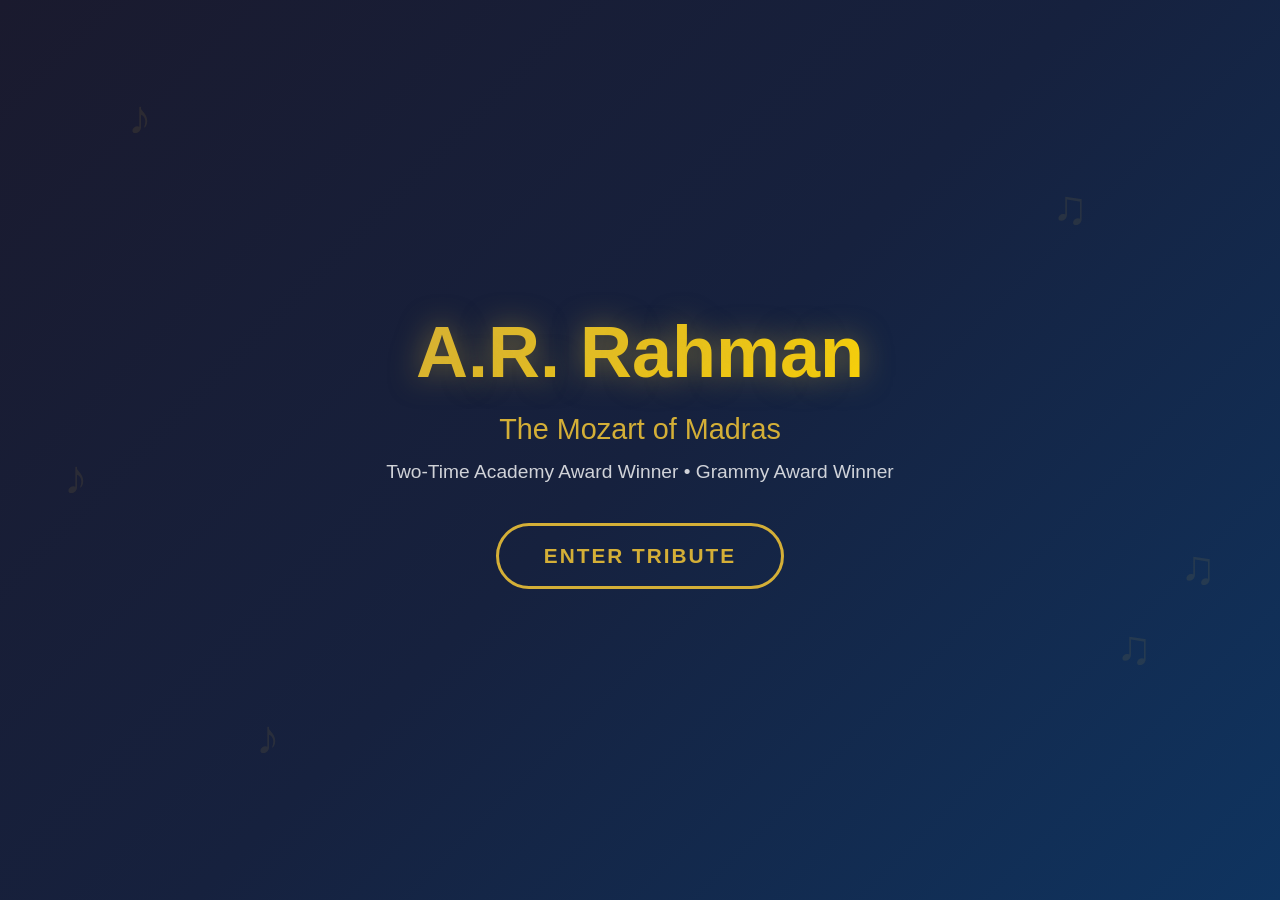
<file: index.html>
<!DOCTYPE html>
<html lang="en">
<head>
    <meta charset="UTF-8">
    <meta name="viewport" content="width=device-width, initial-scale=1.0">
    <title>Welcome to A.R. Rahman Tribute</title>
    <style>
        * {
            margin: 0;
            padding: 0;
            box-sizing: border-box;
        }
        
        body {
            margin: 0;
            padding: 0;
            display: flex;
            justify-content: center;
            align-items: center;
            min-height: 100vh;
            background: linear-gradient(135deg, #1a1a2e 0%, #16213e 50%, #0f3460 100%);
            font-family: 'Segoe UI', Tahoma, Geneva, Verdana, sans-serif;
            overflow: hidden;
        }
        
        .splash-container {
            text-align: center;
            color: white;
            z-index: 10;
            position: relative;
        }
        
        .splash-title {
            font-size: 4.5em;
            margin-bottom: 20px;
            opacity: 0;
            animation: fadeInUp 2s forwards;
            background: linear-gradient(135deg, #d4af37 0%, #ffd700 100%);
            -webkit-background-clip: text;
            -webkit-text-fill-color: transparent;
            background-clip: text;
            text-shadow: 0 0 30px rgba(212, 175, 55, 0.5);
            font-weight: bold;
        }
        
        .splash-subtitle {
            font-size: 1.8em;
            margin-bottom: 15px;
            opacity: 0;
            animation: fadeInUp 2s forwards 0.8s;
            color: #d4af37;
        }
        
        .splash-tagline {
            font-size: 1.2em;
            margin-bottom: 40px;
            opacity: 0;
            animation: fadeInUp 2s forwards 1.5s;
            color: rgba(255, 255, 255, 0.8);
        }
        
        @keyframes fadeIn {
            from { opacity: 0; }
            to { opacity: 1; }
        }
        
        @keyframes fadeInUp {
            from { 
                opacity: 0;
                transform: translateY(30px);
            }
            to { 
                opacity: 1;
                transform: translateY(0);
            }
        }
        
        .enter-button {
            padding: 18px 45px;
            font-size: 1.3em;
            background: transparent;
            color: #d4af37;
            border: 3px solid #d4af37;
            cursor: pointer;
            transition: all 0.4s ease;
            opacity: 0;
            animation: fadeInUp 2s forwards 2.2s;
            border-radius: 50px;
            font-weight: 600;
            text-transform: uppercase;
            letter-spacing: 2px;
            position: relative;
            overflow: hidden;
        }
        
        .enter-button::before {
            content: '';
            position: absolute;
            top: 0;
            left: -100%;
            width: 100%;
            height: 100%;
            background: #d4af37;
            transition: left 0.4s ease;
            z-index: -1;
        }
        
        .enter-button:hover {
            color: #1a1a2e;
            border-color: #ffd700;
            transform: scale(1.05);
            box-shadow: 0 0 30px rgba(212, 175, 55, 0.6);
        }
        
        .enter-button:hover::before {
            left: 0;
        }
        
        /* Animated background elements */
        .music-note {
            position: absolute;
            color: rgba(212, 175, 55, 0.1);
            font-size: 3em;
            animation: float 6s ease-in-out infinite;
        }
        
        .note1 { top: 10%; left: 10%; animation-delay: 0s; }
        .note2 { top: 20%; right: 15%; animation-delay: 1s; }
        .note3 { bottom: 15%; left: 20%; animation-delay: 2s; }
        .note4 { bottom: 25%; right: 10%; animation-delay: 3s; }
        .note5 { top: 50%; left: 5%; animation-delay: 4s; }
        .note6 { top: 60%; right: 5%; animation-delay: 5s; }
        
        @keyframes float {
            0%, 100% { 
                transform: translateY(0px) rotate(0deg);
                opacity: 0.1;
            }
            50% { 
                transform: translateY(-30px) rotate(180deg);
                opacity: 0.3;
            }
        }
        
        @media (max-width: 768px) {
            .splash-title {
                font-size: 2.5em;
            }
            .splash-subtitle {
                font-size: 1.3em;
            }
            .splash-tagline {
                font-size: 1em;
            }
            .enter-button {
                padding: 15px 35px;
                font-size: 1.1em;
            }
        }
    </style>
</head>
<body>
    <div class="music-note note1">♪</div>
    <div class="music-note note2">♫</div>
    <div class="music-note note3">♪</div>
    <div class="music-note note4">♫</div>
    <div class="music-note note5">♪</div>
    <div class="music-note note6">♫</div>
    
    <div class="splash-container">
        <h1 class="splash-title">A.R. Rahman</h1>
        <p class="splash-subtitle">The Mozart of Madras</p>
        <p class="splash-tagline">Two-Time Academy Award Winner • Grammy Award Winner</p>
        <button class="enter-button" onclick="window.location.href='HTML/tribute.html'">Enter Tribute</button>
    </div>
</body>
</html>
</file>
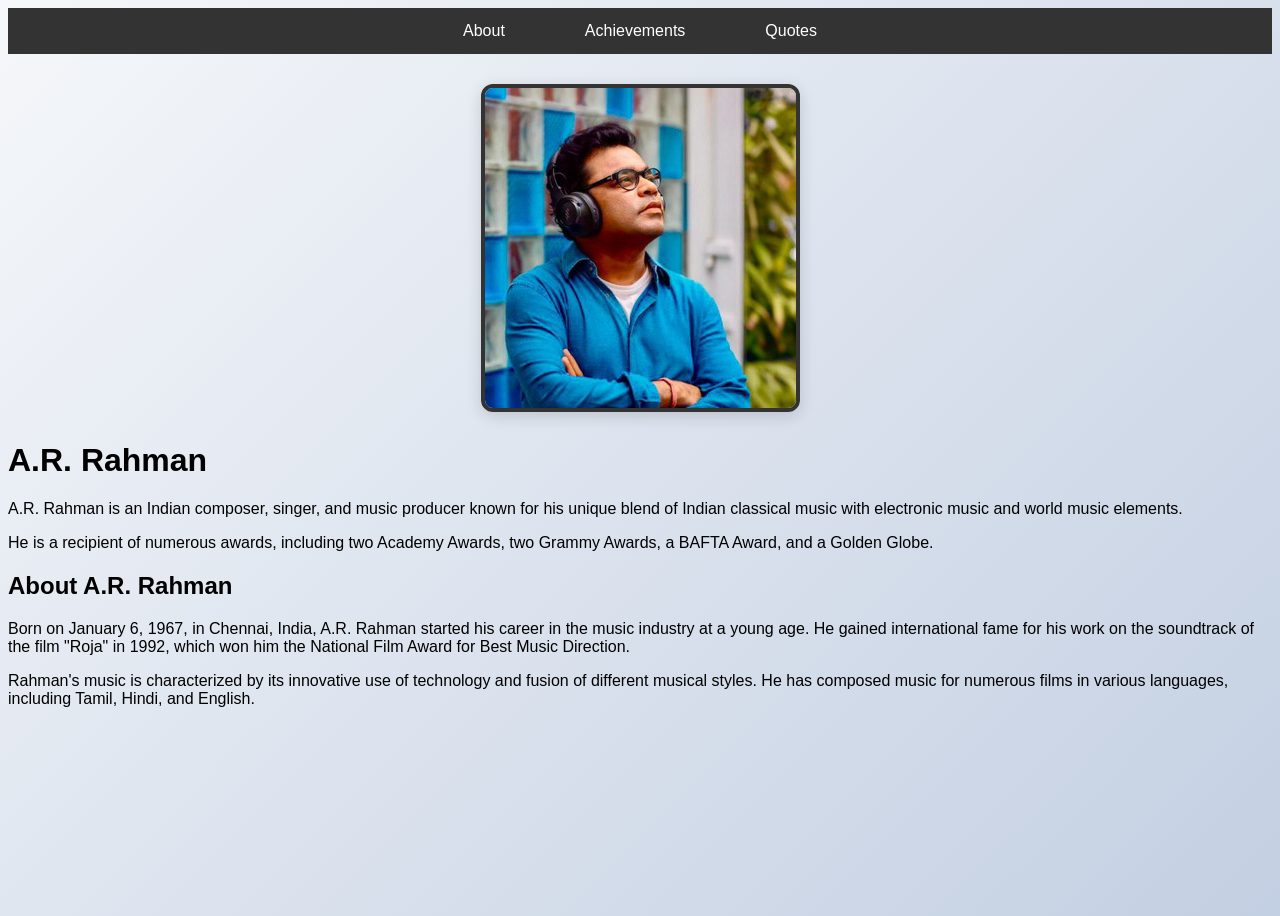
<file: tribute.html>
<!DOCTYPE html>
<html lang="en">
<head>
    <meta charset="UTF-8">
    <meta name="viewport" content="width=device-width, initial-scale=1.0">
    <title>Document</title>
        <link rel="stylesheet" href="style.css">
</head>
<body>
    <nav>
        <ul>
                <li><a href="#about">About</a></li>
                <li><a href="achievements.html">Achievements</a></li>
                <li><a href="#quotes">Quotes</a></li>
            </ul>
        </nav>

    <img src="arr.jpeg" class="centered-img" alt="AR-Rahman" >
    <h1>A.R. Rahman</h1>
    <p>A.R. Rahman is an Indian composer, singer, and music producer known for his unique blend of Indian classical music with electronic music and world music elements.</p>
    <p>He is a recipient of numerous awards, including two Academy Awards, two Grammy Awards, a BAFTA Award, and a Golden Globe.</p>
 <div id="about">
    <h2>About A.R. Rahman</h2>
    <p>Born on January 6, 1967, in Chennai, India, A.R. Rahman started his career in the music industry at a young age. He gained international fame for his work on the soundtrack of the film "Roja" in 1992, which won him the National Film Award for Best Music Direction.</p>
    <p>Rahman's music is characterized by its innovative use of technology and fusion of different musical styles. He has composed music for numerous films in various languages, including Tamil, Hindi, and English.</p>
</div>
</body>
</html>
</file>
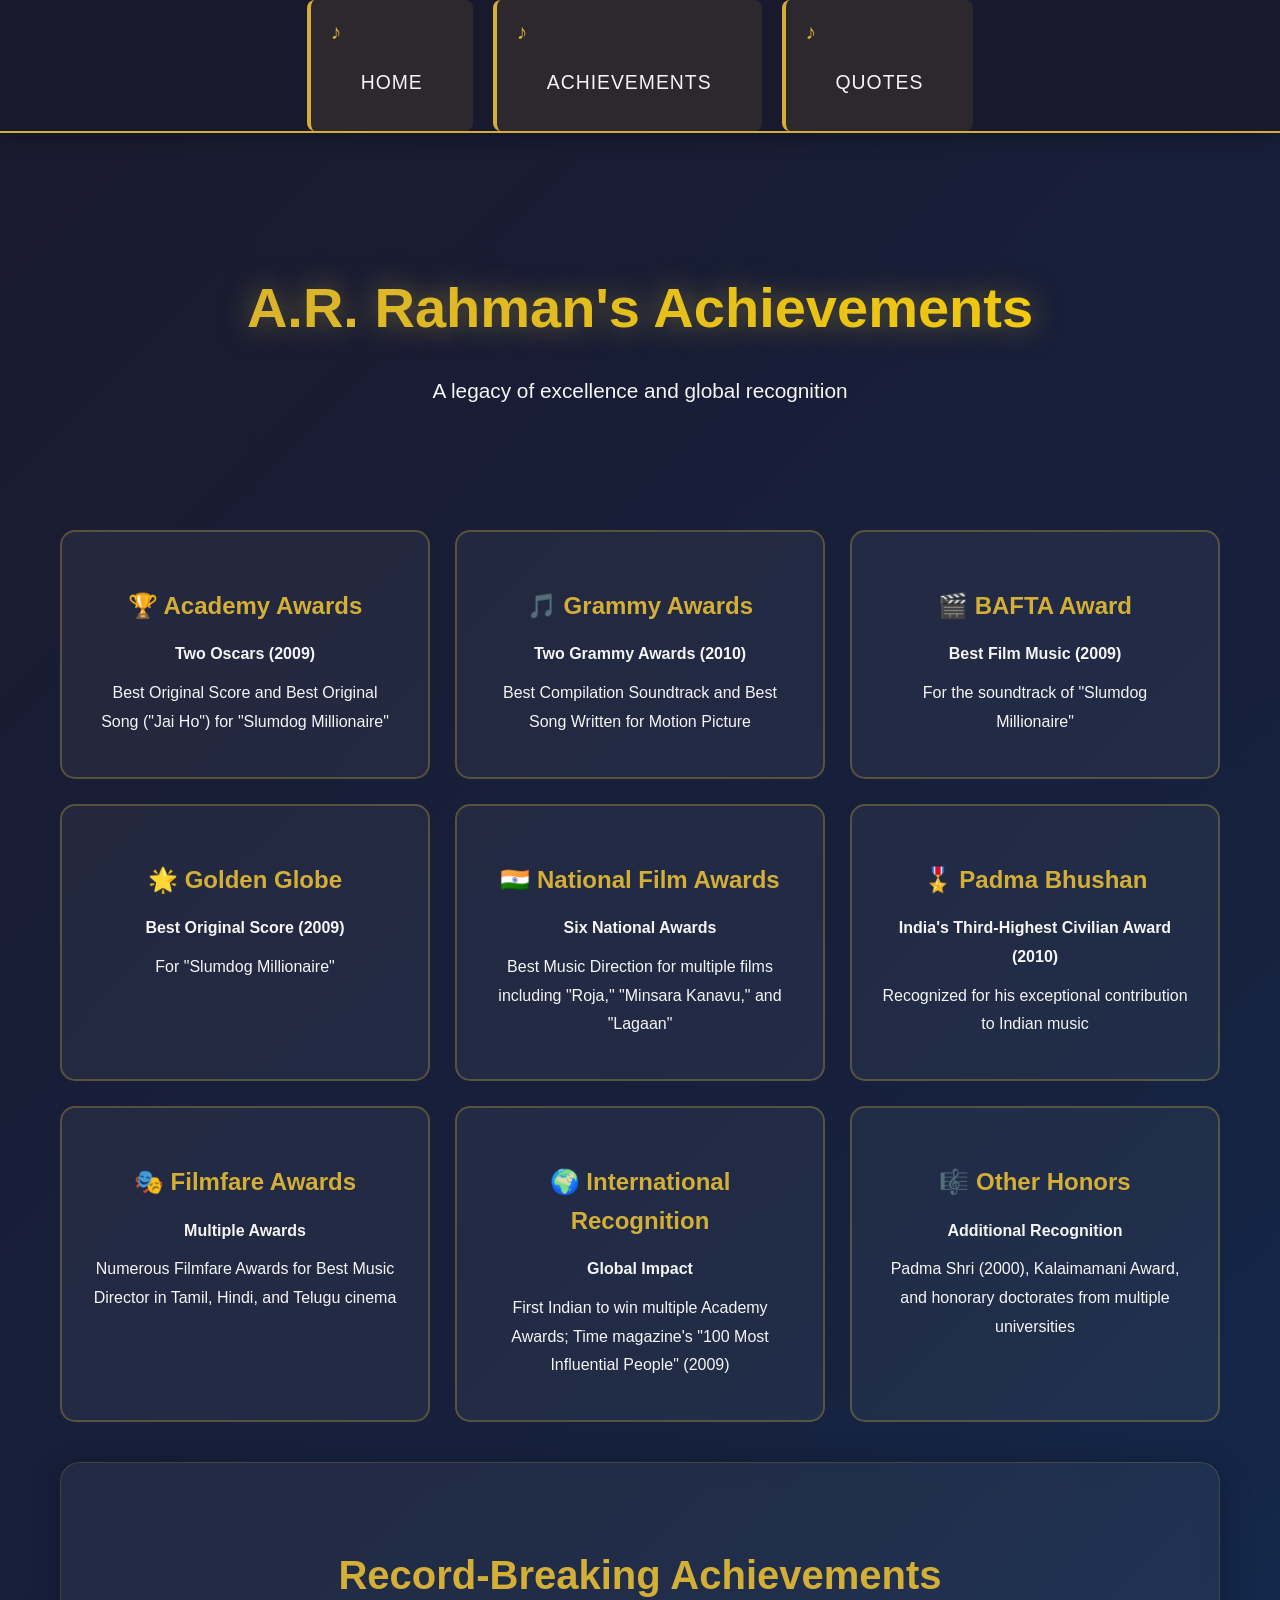
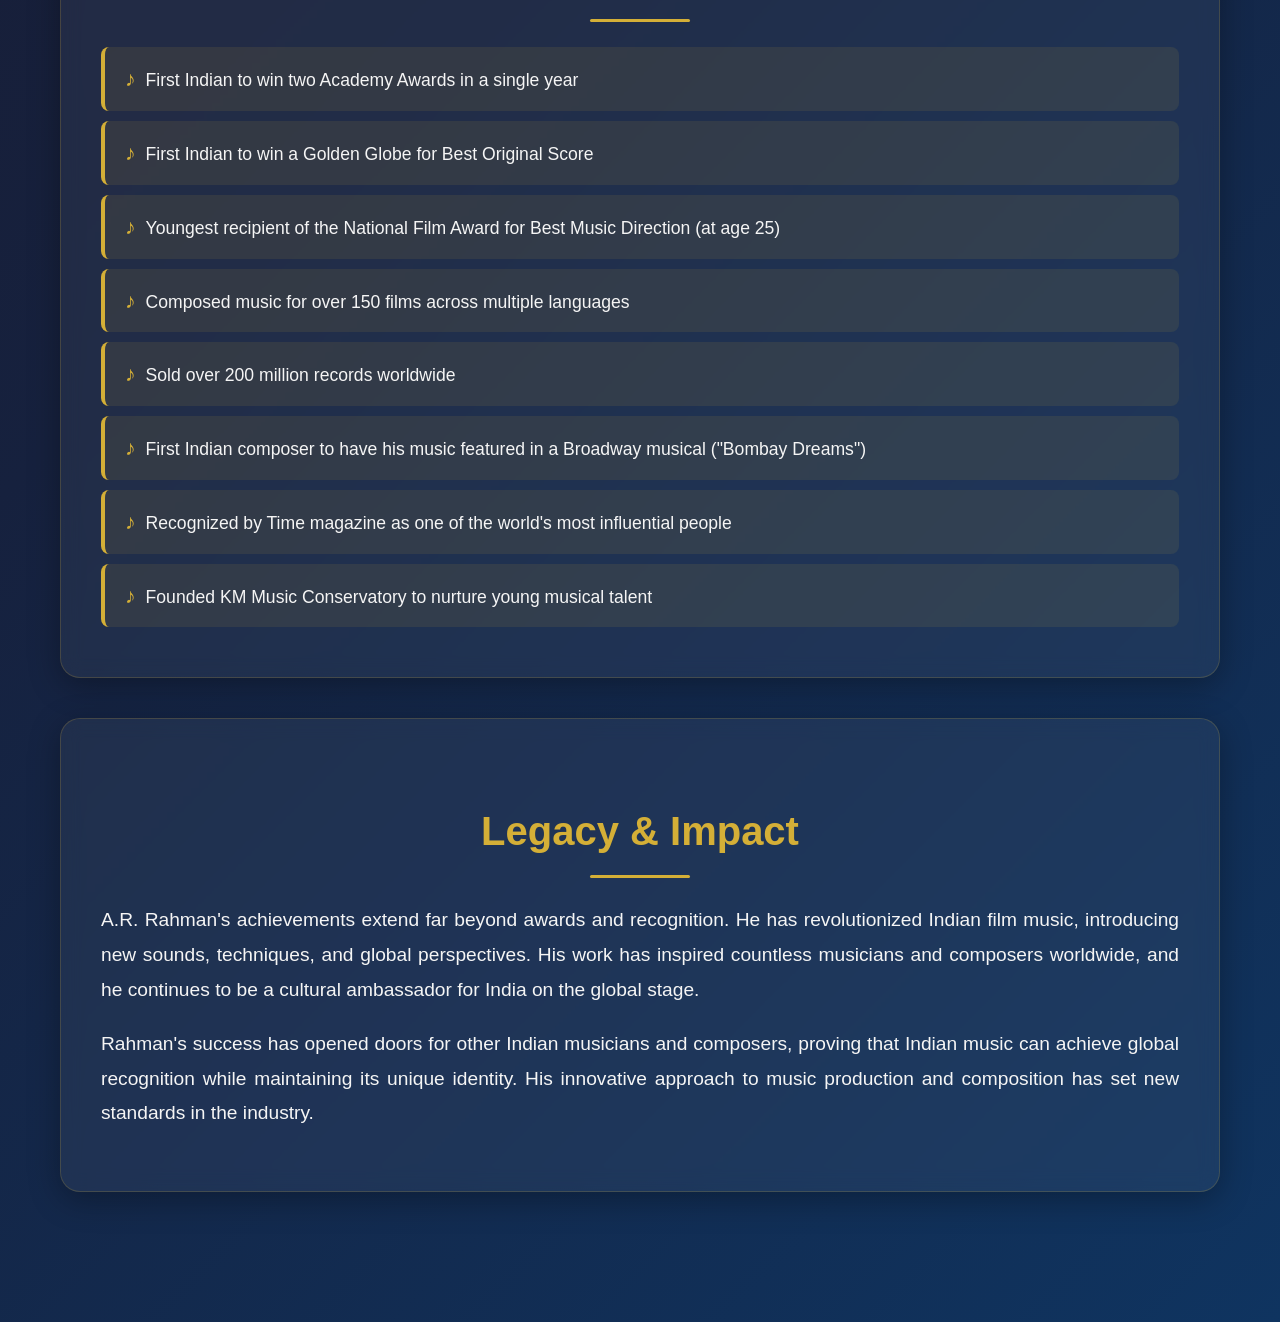
<file: HTML/achievements.html>
<!DOCTYPE html>
<html lang="en">
<head>
    <meta charset="UTF-8">
    <meta name="viewport" content="width=device-width, initial-scale=1.0">
    <title>A.R. Rahman - Achievements</title>
    <link rel="stylesheet" href="../CSS/style.css">
</head>
<body>
    <nav>
        <ul>
            <li><a href="tribute.html">Home</a></li>
            <li><a href="achievements.html">Achievements</a></li>
            <li><a href="quotes.html">Quotes</a></li>
        </ul>
    </nav>

    <div class="container">
        <div class="hero-section">
            <h1>A.R. Rahman's Achievements</h1>
            <p style="text-align: center; font-size: 1.3em; margin: 20px 0;">
                A legacy of excellence and global recognition
            </p>
        </div>

        <div class="achievement-grid">
            <div class="achievement-card">
                <h3>🏆 Academy Awards</h3>
                <p><strong>Two Oscars (2009)</strong></p>
                <p>Best Original Score and Best Original Song ("Jai Ho") for "Slumdog Millionaire"</p>
            </div>

            <div class="achievement-card">
                <h3>🎵 Grammy Awards</h3>
                <p><strong>Two Grammy Awards (2010)</strong></p>
                <p>Best Compilation Soundtrack and Best Song Written for Motion Picture</p>
            </div>

            <div class="achievement-card">
                <h3>🎬 BAFTA Award</h3>
                <p><strong>Best Film Music (2009)</strong></p>
                <p>For the soundtrack of "Slumdog Millionaire"</p>
            </div>

            <div class="achievement-card">
                <h3>🌟 Golden Globe</h3>
                <p><strong>Best Original Score (2009)</strong></p>
                <p>For "Slumdog Millionaire"</p>
            </div>

            <div class="achievement-card">
                <h3>🇮🇳 National Film Awards</h3>
                <p><strong>Six National Awards</strong></p>
                <p>Best Music Direction for multiple films including "Roja," "Minsara Kanavu," and "Lagaan"</p>
            </div>

            <div class="achievement-card">
                <h3>🎖️ Padma Bhushan</h3>
                <p><strong>India's Third-Highest Civilian Award (2010)</strong></p>
                <p>Recognized for his exceptional contribution to Indian music</p>
            </div>

            <div class="achievement-card">
                <h3>🎭 Filmfare Awards</h3>
                <p><strong>Multiple Awards</strong></p>
                <p>Numerous Filmfare Awards for Best Music Director in Tamil, Hindi, and Telugu cinema</p>
            </div>

            <div class="achievement-card">
                <h3>🌍 International Recognition</h3>
                <p><strong>Global Impact</strong></p>
                <p>First Indian to win multiple Academy Awards; Time magazine's "100 Most Influential People" (2009)</p>
            </div>

            <div class="achievement-card">
                <h3>🎼 Other Honors</h3>
                <p><strong>Additional Recognition</strong></p>
                <p>Padma Shri (2000), Kalaimamani Award, and honorary doctorates from multiple universities</p>
            </div>
        </div>

        <div class="content-section">
            <h2>Record-Breaking Achievements</h2>
            <ul>
                <li>First Indian to win two Academy Awards in a single year</li>
                <li>First Indian to win a Golden Globe for Best Original Score</li>
                <li>Youngest recipient of the National Film Award for Best Music Direction (at age 25)</li>
                <li>Composed music for over 150 films across multiple languages</li>
                <li>Sold over 200 million records worldwide</li>
                <li>First Indian composer to have his music featured in a Broadway musical ("Bombay Dreams")</li>
                <li>Recognized by Time magazine as one of the world's most influential people</li>
                <li>Founded KM Music Conservatory to nurture young musical talent</li>
            </ul>
        </div>

        <div class="content-section">
            <h2>Legacy & Impact</h2>
            <p>
                A.R. Rahman's achievements extend far beyond awards and recognition. He has revolutionized Indian film music, introducing new sounds, techniques, and global perspectives. His work has inspired countless musicians and composers worldwide, and he continues to be a cultural ambassador for India on the global stage.
            </p>
            <p>
                Rahman's success has opened doors for other Indian musicians and composers, proving that Indian music can achieve global recognition while maintaining its unique identity. His innovative approach to music production and composition has set new standards in the industry.
            </p>
        </div>
    </div>
</body>
</html>
</file>
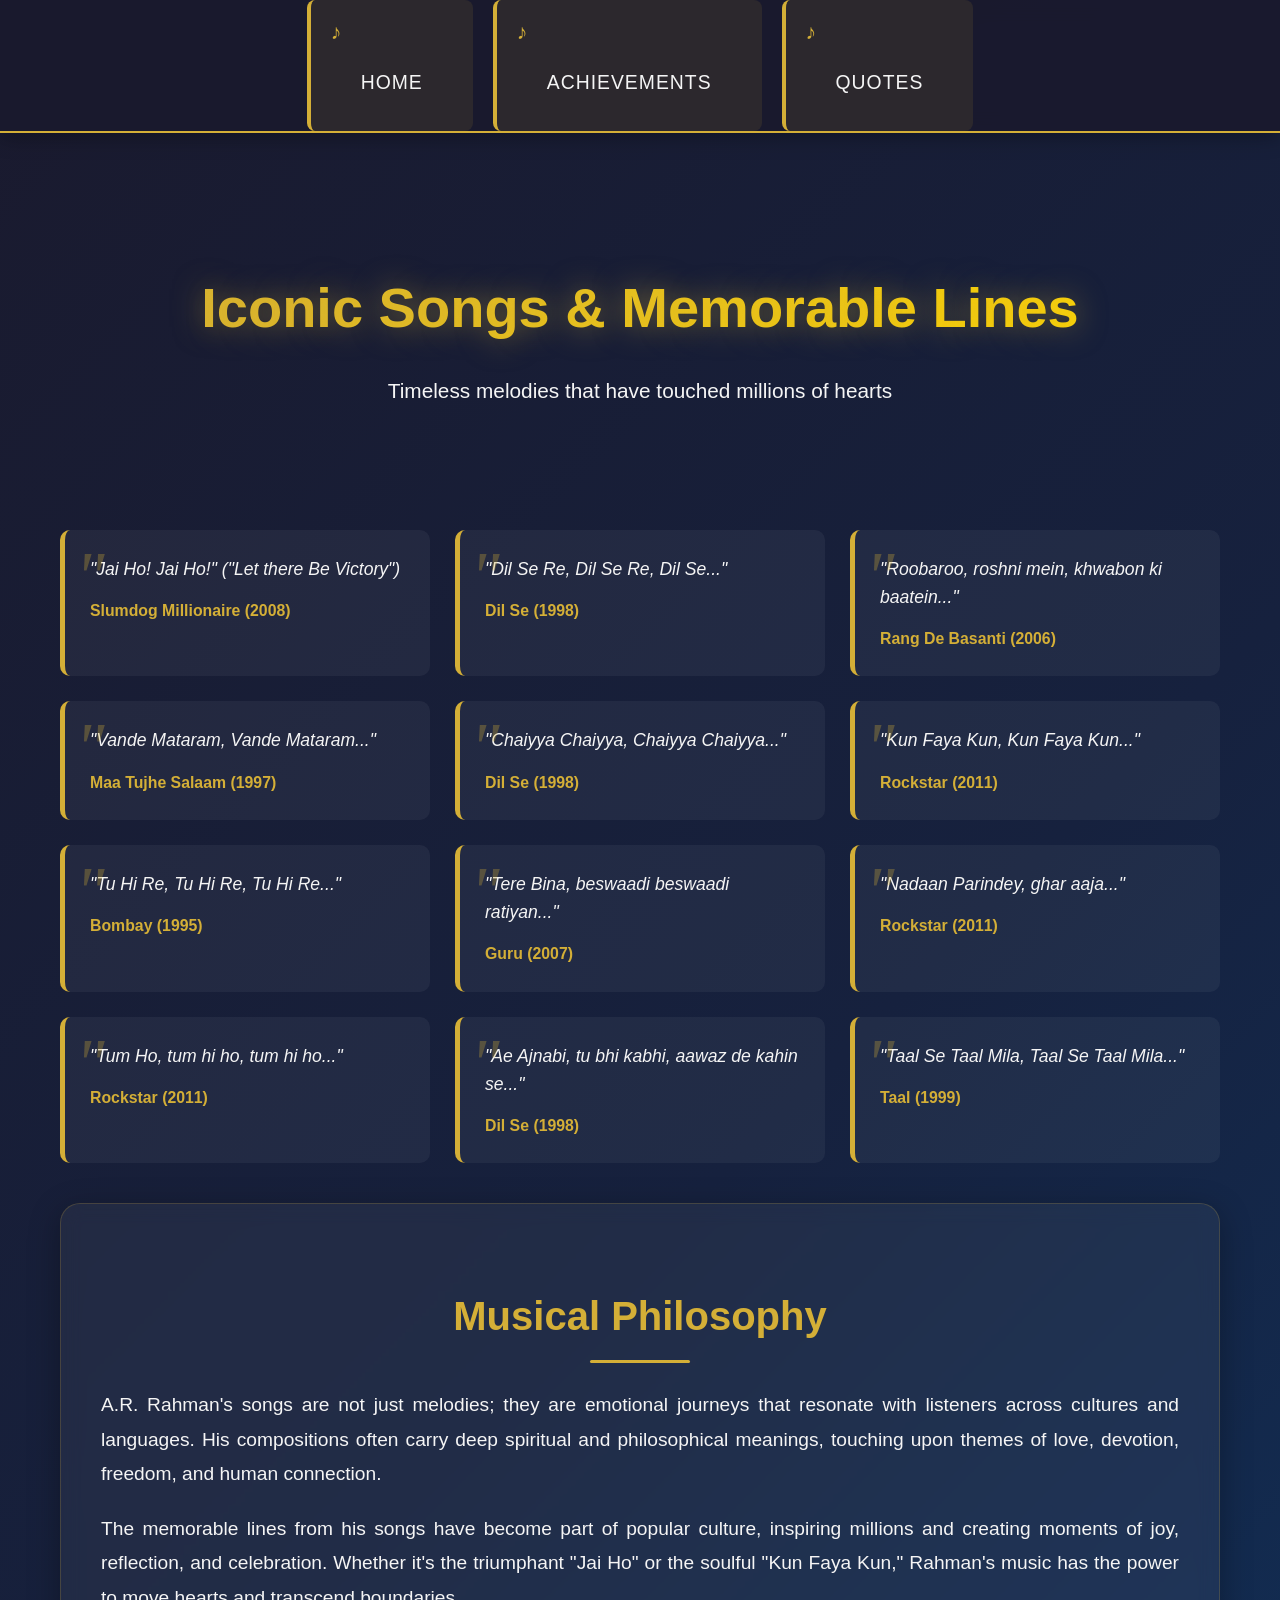
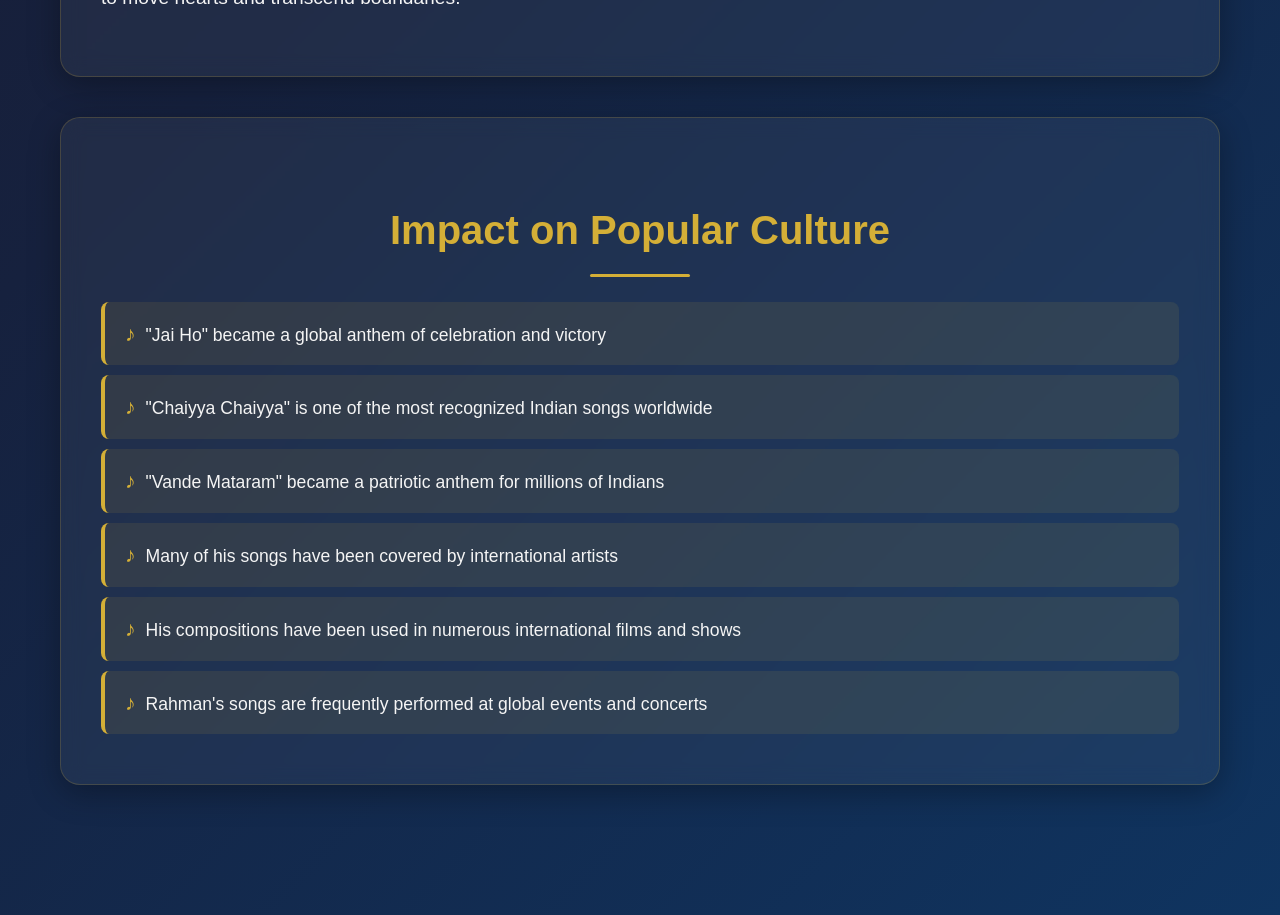
<file: HTML/quotes.html>
<!DOCTYPE html>
<html lang="en">
<head>
    <meta charset="UTF-8">
    <meta name="viewport" content="width=device-width, initial-scale=1.0">
    <title>A.R. Rahman - Iconic Songs & Quotes</title>
    <link rel="stylesheet" href="../CSS/style.css">
</head>
<body>
    <nav>
        <ul>
            <li><a href="tribute.html">Home</a></li>
            <li><a href="achievements.html">Achievements</a></li>
            <li><a href="quotes.html">Quotes</a></li>
        </ul>
    </nav>

    <div class="container">
        <div class="hero-section">
            <h1>Iconic Songs & Memorable Lines</h1>
            <p style="text-align: center; font-size: 1.3em; margin: 20px 0;">
                Timeless melodies that have touched millions of hearts
            </p>
        </div>

        <div class="quote-grid">
            <div class="quote-card">
                "Jai Ho! Jai Ho!"
                ("Let there Be Victory")
                <div class="quote-song">Slumdog Millionaire (2008)</div>
            </div>

            <div class="quote-card">
                "Dil Se Re, Dil Se Re, Dil Se..."
                <div class="quote-song">Dil Se (1998)</div>
            </div>

            <div class="quote-card">
                "Roobaroo, roshni mein, khwabon ki baatein..."
                <div class="quote-song">Rang De Basanti (2006)</div>
            </div>

            <div class="quote-card">
                "Vande Mataram, Vande Mataram..."
                <div class="quote-song">Maa Tujhe Salaam (1997)</div>
            </div>

            <div class="quote-card">
                "Chaiyya Chaiyya, Chaiyya Chaiyya..."
                <div class="quote-song">Dil Se (1998)</div>
            </div>

            <div class="quote-card">
                "Kun Faya Kun, Kun Faya Kun..."
                <div class="quote-song">Rockstar (2011)</div>
            </div>

            <div class="quote-card">
                "Tu Hi Re, Tu Hi Re, Tu Hi Re..."
                <div class="quote-song">Bombay (1995)</div>
            </div>

            <div class="quote-card">
                "Tere Bina, beswaadi beswaadi ratiyan..."
                <div class="quote-song">Guru (2007)</div>
            </div>

            <div class="quote-card">
                "Nadaan Parindey, ghar aaja..."
                <div class="quote-song">Rockstar (2011)</div>
            </div>

            <div class="quote-card">
                "Tum Ho, tum hi ho, tum hi ho..."
                <div class="quote-song">Rockstar (2011)</div>
            </div>

            <div class="quote-card">
                "Ae Ajnabi, tu bhi kabhi, aawaz de kahin se..."
                <div class="quote-song">Dil Se (1998)</div>
            </div>

            <div class="quote-card">
                "Taal Se Taal Mila, Taal Se Taal Mila..."
                <div class="quote-song">Taal (1999)</div>
            </div>
        </div>

        <div class="content-section">
            <h2>Musical Philosophy</h2>
            <p>
                A.R. Rahman's songs are not just melodies; they are emotional journeys that resonate with listeners across cultures and languages. His compositions often carry deep spiritual and philosophical meanings, touching upon themes of love, devotion, freedom, and human connection.
            </p>
            <p>
                The memorable lines from his songs have become part of popular culture, inspiring millions and creating moments of joy, reflection, and celebration. Whether it's the triumphant "Jai Ho" or the soulful "Kun Faya Kun," Rahman's music has the power to move hearts and transcend boundaries.
            </p>
        </div>

        <div class="content-section">
            <h2>Impact on Popular Culture</h2>
            <ul>
                <li>"Jai Ho" became a global anthem of celebration and victory</li>
                <li>"Chaiyya Chaiyya" is one of the most recognized Indian songs worldwide</li>
                <li>"Vande Mataram" became a patriotic anthem for millions of Indians</li>
                <li>Many of his songs have been covered by international artists</li>
                <li>His compositions have been used in numerous international films and shows</li>
                <li>Rahman's songs are frequently performed at global events and concerts</li>
            </ul>
        </div>
    </div>
</body>
</html>
</file>
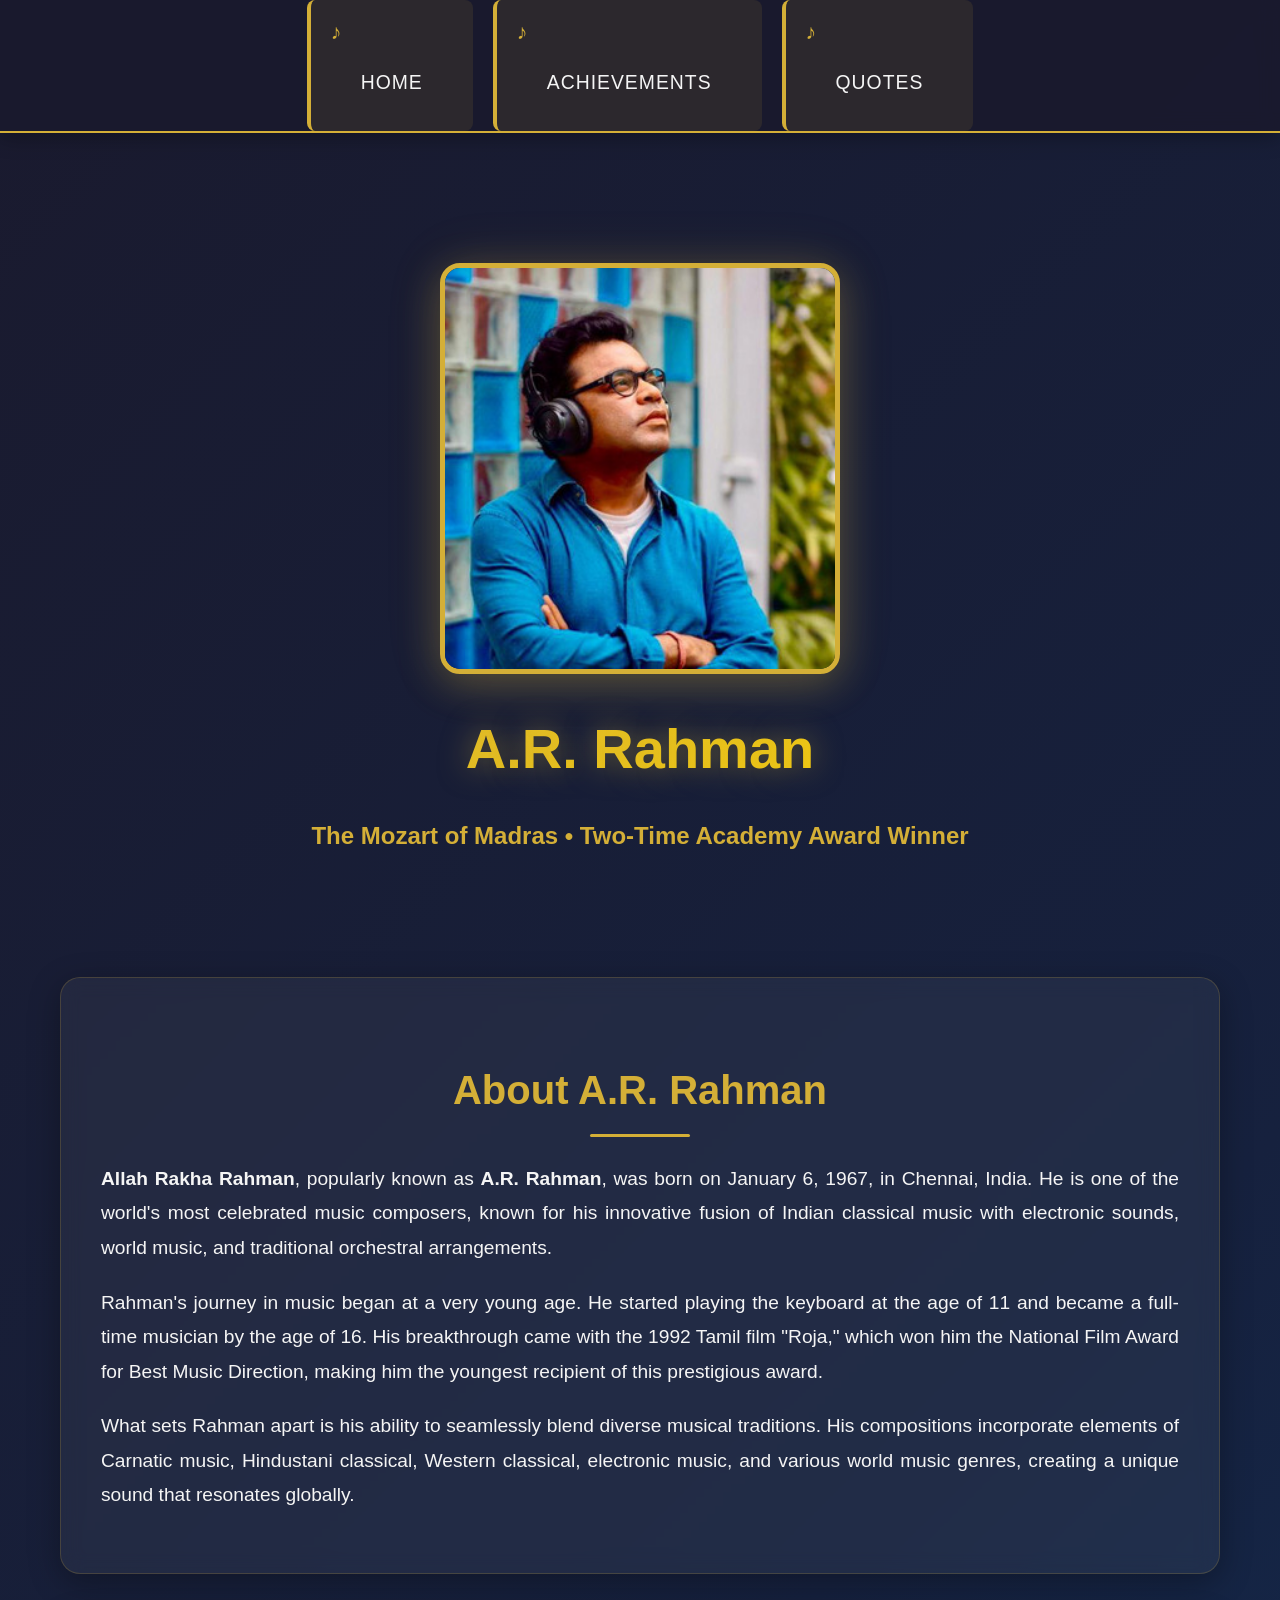
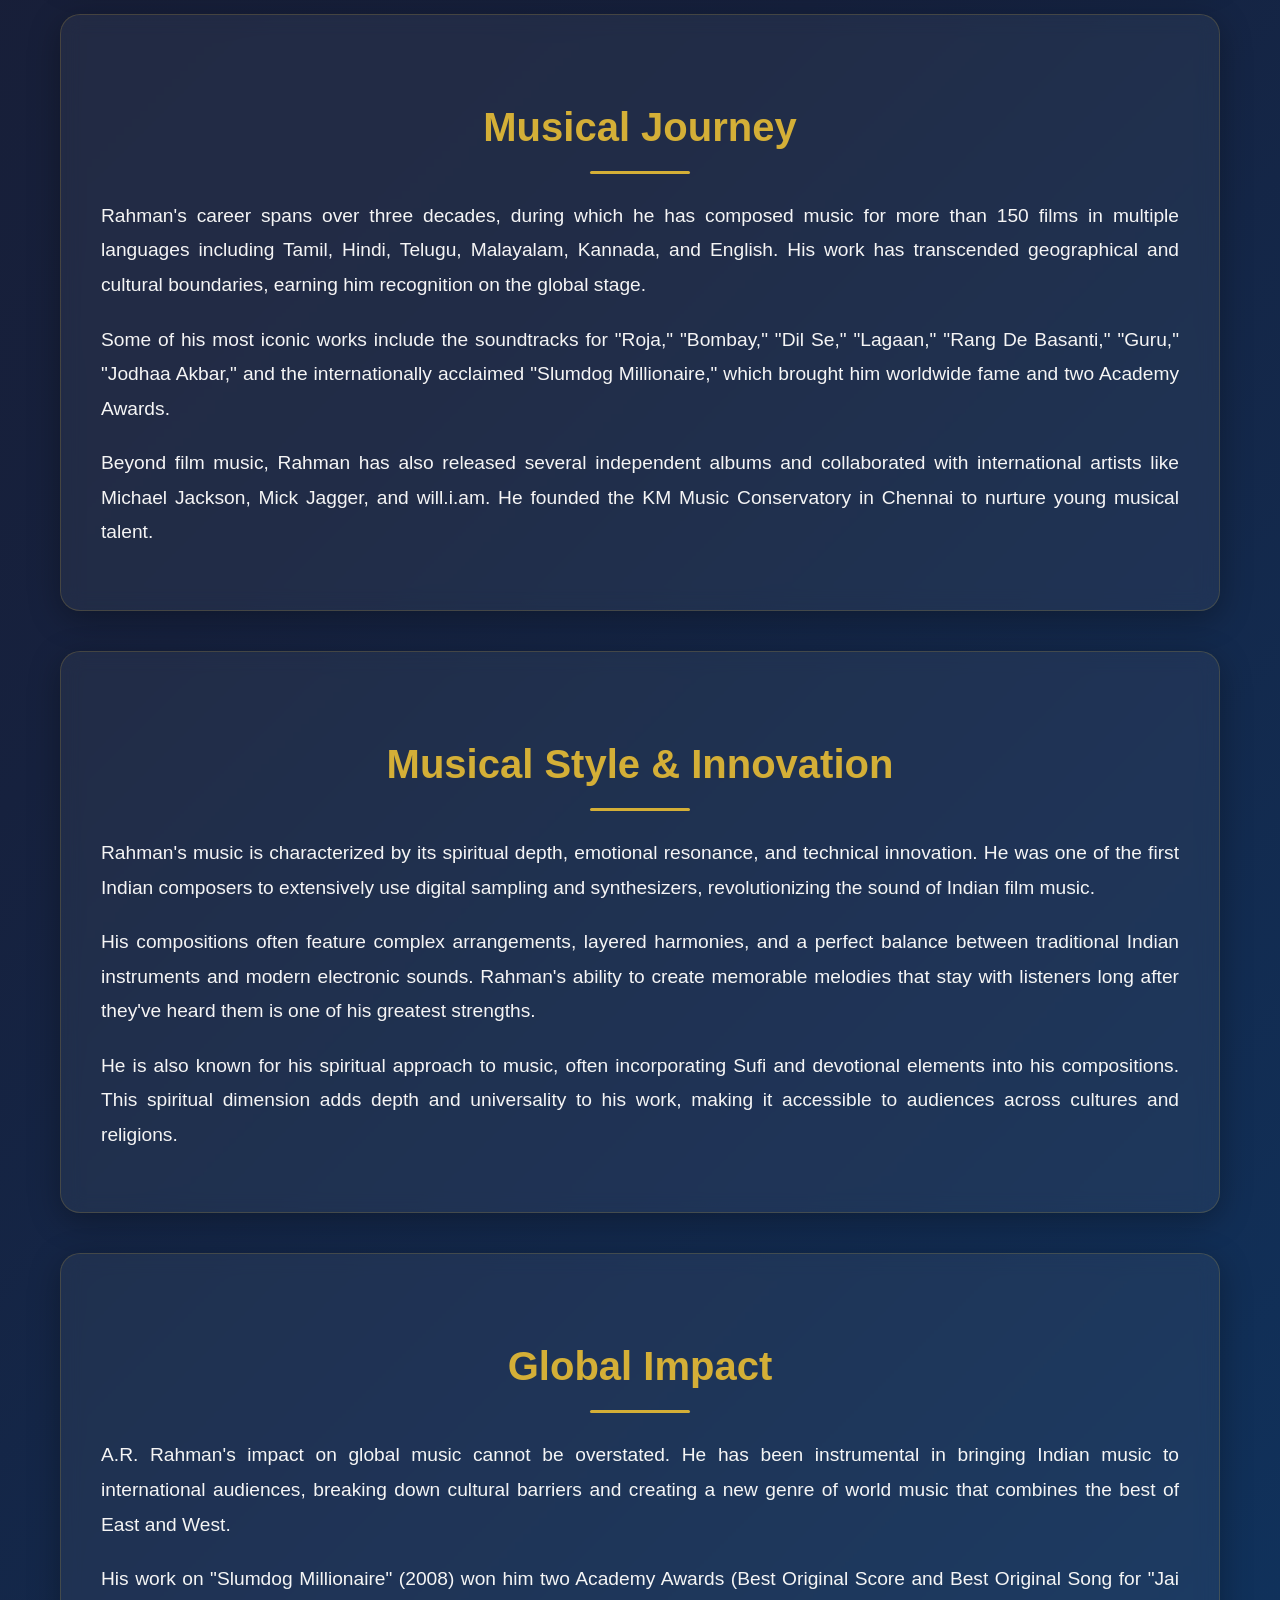
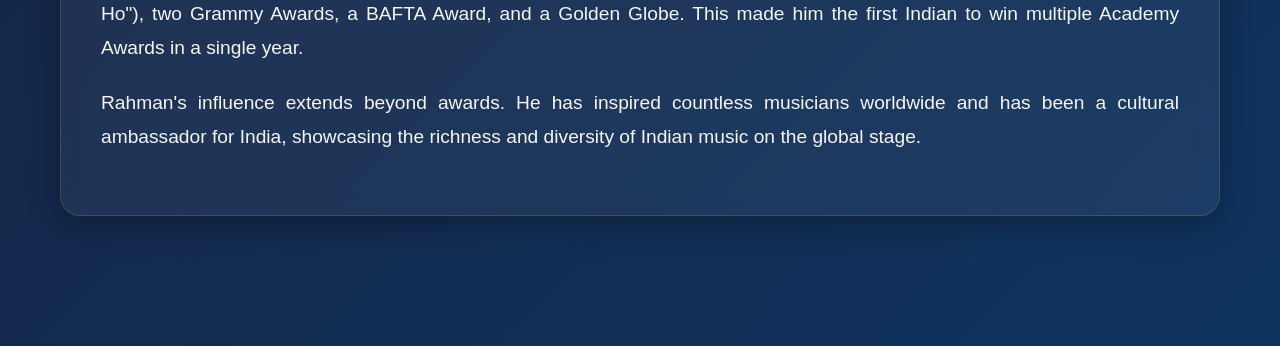
<file: HTML/tribute.html>
<!DOCTYPE html>
<html lang="en">
<head>
    <meta charset="UTF-8">
    <meta name="viewport" content="width=device-width, initial-scale=1.0">
    <title>A.R. Rahman - Tribute Page</title>
    <link rel="stylesheet" href="../CSS/style.css">
</head>
<body>
    <nav>
        <ul>
            <li><a href="tribute.html">Home</a></li>
            <li><a href="achievements.html">Achievements</a></li>
            <li><a href="quotes.html">Quotes</a></li>
        </ul>
    </nav>

    <div class="container">
        <div class="hero-section">
            <img src="../Pics/arr.jpeg" class="centered-img" alt="A.R. Rahman - The Mozart of Madras">
            <h1>A.R. Rahman</h1>
            <p style="font-size: 1.5em; color: var(--primary-color); font-weight: bold; text-align: center; margin: 20px 0;">
                The Mozart of Madras • Two-Time Academy Award Winner
            </p>
        </div>

        <div class="content-section" id="about">
            <h2>About A.R. Rahman</h2>
            <p>
                <strong>Allah Rakha Rahman</strong>, popularly known as <strong>A.R. Rahman</strong>, was born on January 6, 1967, in Chennai, India. He is one of the world's most celebrated music composers, known for his innovative fusion of Indian classical music with electronic sounds, world music, and traditional orchestral arrangements.
            </p>
            <p>
                Rahman's journey in music began at a very young age. He started playing the keyboard at the age of 11 and became a full-time musician by the age of 16. His breakthrough came with the 1992 Tamil film "Roja," which won him the National Film Award for Best Music Direction, making him the youngest recipient of this prestigious award.
            </p>
            <p>
                What sets Rahman apart is his ability to seamlessly blend diverse musical traditions. His compositions incorporate elements of Carnatic music, Hindustani classical, Western classical, electronic music, and various world music genres, creating a unique sound that resonates globally.
            </p>
        </div>

        <div class="content-section">
            <h2>Musical Journey</h2>
            <p>
                Rahman's career spans over three decades, during which he has composed music for more than 150 films in multiple languages including Tamil, Hindi, Telugu, Malayalam, Kannada, and English. His work has transcended geographical and cultural boundaries, earning him recognition on the global stage.
            </p>
            <p>
                Some of his most iconic works include the soundtracks for "Roja," "Bombay," "Dil Se," "Lagaan," "Rang De Basanti," "Guru," "Jodhaa Akbar," and the internationally acclaimed "Slumdog Millionaire," which brought him worldwide fame and two Academy Awards.
            </p>
            <p>
                Beyond film music, Rahman has also released several independent albums and collaborated with international artists like Michael Jackson, Mick Jagger, and will.i.am. He founded the KM Music Conservatory in Chennai to nurture young musical talent.
            </p>
        </div>

        <div class="content-section">
            <h2>Musical Style & Innovation</h2>
            <p>
                Rahman's music is characterized by its spiritual depth, emotional resonance, and technical innovation. He was one of the first Indian composers to extensively use digital sampling and synthesizers, revolutionizing the sound of Indian film music.
            </p>
            <p>
                His compositions often feature complex arrangements, layered harmonies, and a perfect balance between traditional Indian instruments and modern electronic sounds. Rahman's ability to create memorable melodies that stay with listeners long after they've heard them is one of his greatest strengths.
            </p>
            <p>
                He is also known for his spiritual approach to music, often incorporating Sufi and devotional elements into his compositions. This spiritual dimension adds depth and universality to his work, making it accessible to audiences across cultures and religions.
            </p>
        </div>

        <div class="content-section">
            <h2>Global Impact</h2>
            <p>
                A.R. Rahman's impact on global music cannot be overstated. He has been instrumental in bringing Indian music to international audiences, breaking down cultural barriers and creating a new genre of world music that combines the best of East and West.
            </p>
            <p>
                His work on "Slumdog Millionaire" (2008) won him two Academy Awards (Best Original Score and Best Original Song for "Jai Ho"), two Grammy Awards, a BAFTA Award, and a Golden Globe. This made him the first Indian to win multiple Academy Awards in a single year.
            </p>
            <p>
                Rahman's influence extends beyond awards. He has inspired countless musicians worldwide and has been a cultural ambassador for India, showcasing the richness and diversity of Indian music on the global stage.
            </p>
        </div>
    </div>
</body>
</html>
</file>
<file: style.css>
nav {
	background-color: #333;
}
nav ul {
	list-style-type: none;
	margin: 0;
	padding: 0;
	display: flex;
	justify-content: center;
}
nav ul li {
	margin: 0 20px;
}
nav ul li a {
	color: white;
	text-decoration: none;
	padding: 14px 20px;
	display: block;
	transition: background 0.3s;
}
nav ul li a:hover {
	background-color: #575757;
	border-radius: 4px;
}

.centered-img {
	display: block;
	margin: 30px auto;
	border: 4px solid #333;
	border-radius: 12px;
	max-width: 90%;
	box-shadow: 0 4px 16px rgba(0,0,0,0.15);
}

body {
	background: linear-gradient(135deg, #f5f7fa 0%, #c3cfe2 100%);
	min-height: 100vh;
	font-family: 'Segoe UI', Arial, sans-serif;
}
</file>
<file: CSS/style.css>
* {
    margin: 0;
    padding: 0;
    box-sizing: border-box;
}

:root {
    --primary-color: #d4af37;
    --secondary-color: #1a1a2e;
    --accent-color: #16213e;
    --text-light: #f5f5f5;
    --text-dark: #333;
    --gradient-1: linear-gradient(135deg, #667eea 0%, #764ba2 100%);
    --gradient-2: linear-gradient(135deg, #f093fb 0%, #f5576c 100%);
    --gradient-3: linear-gradient(135deg, #4facfe 0%, #00f2fe 100%);
}

body {
    background: linear-gradient(135deg, #1a1a2e 0%, #16213e 50%, #0f3460 100%);
    min-height: 100vh;
    font-family: 'Segoe UI', Tahoma, Geneva, Verdana, sans-serif;
    color: var(--text-light);
    line-height: 1.6;
    padding-bottom: 50px;
}

/* Navigation */
nav {
    background: rgba(26, 26, 46, 0.95);
    backdrop-filter: blur(10px);
    position: sticky;
    top: 0;
    z-index: 1000;
    box-shadow: 0 4px 20px rgba(0, 0, 0, 0.3);
    border-bottom: 2px solid var(--primary-color);
}

nav ul {
    list-style-type: none;
    margin: 0;
    padding: 0;
    display: flex;
    justify-content: center;
    flex-wrap: wrap;
}

nav ul li {
    margin: 0 10px;
}

nav ul li a {
    color: var(--text-light);
    text-decoration: none;
    padding: 18px 30px;
    display: block;
    transition: all 0.3s ease;
    font-weight: 500;
    font-size: 1.1em;
    position: relative;
    text-transform: uppercase;
    letter-spacing: 1px;
}

nav ul li a::after {
    content: '';
    position: absolute;
    bottom: 0;
    left: 50%;
    transform: translateX(-50%);
    width: 0;
    height: 3px;
    background: var(--primary-color);
    transition: width 0.3s ease;
}

nav ul li a:hover {
    color: var(--primary-color);
    background-color: rgba(212, 175, 55, 0.1);
}

nav ul li a:hover::after {
    width: 80%;
}

/* Container */
.container {
    max-width: 1200px;
    margin: 0 auto;
    padding: 40px 20px;
}

/* Hero Section */
.hero-section {
    text-align: center;
    padding: 60px 20px;
    animation: fadeInUp 1s ease-out;
}

.centered-img {
    display: block;
    margin: 30px auto;
    border: 5px solid var(--primary-color);
    border-radius: 20px;
    max-width: 400px;
    width: 100%;
    height: auto;
    box-shadow: 0 10px 40px rgba(212, 175, 55, 0.3), 0 0 60px rgba(212, 175, 55, 0.1);
    transition: transform 0.3s ease, box-shadow 0.3s ease;
    animation: float 3s ease-in-out infinite;
}

.centered-img:hover {
    transform: scale(1.05);
    box-shadow: 0 15px 50px rgba(212, 175, 55, 0.5), 0 0 80px rgba(212, 175, 55, 0.2);
}

@keyframes float {
    0%, 100% { transform: translateY(0px); }
    50% { transform: translateY(-10px); }
}

h1 {
    font-size: 3.5em;
    margin: 30px 0 20px;
    background: linear-gradient(135deg, #d4af37 0%, #ffd700 100%);
    -webkit-background-clip: text;
    -webkit-text-fill-color: transparent;
    background-clip: text;
    text-shadow: 0 0 30px rgba(212, 175, 55, 0.5);
    animation: fadeInUp 1s ease-out 0.2s both;
}

h2 {
    font-size: 2.5em;
    margin: 40px 0 25px;
    color: var(--primary-color);
    text-align: center;
    position: relative;
    padding-bottom: 15px;
}

h2::after {
    content: '';
    position: absolute;
    bottom: 0;
    left: 50%;
    transform: translateX(-50%);
    width: 100px;
    height: 3px;
    background: var(--primary-color);
    border-radius: 2px;
}

h3 {
    font-size: 1.8em;
    margin: 25px 0 15px;
    color: var(--primary-color);
}

/* Content Sections */
.content-section {
    background: rgba(255, 255, 255, 0.05);
    backdrop-filter: blur(10px);
    border-radius: 20px;
    padding: 40px;
    margin: 40px 0;
    border: 1px solid rgba(212, 175, 55, 0.2);
    box-shadow: 0 8px 32px rgba(0, 0, 0, 0.3);
    animation: fadeInUp 1s ease-out;
    transition: transform 0.3s ease, box-shadow 0.3s ease;
}

.content-section:hover {
    transform: translateY(-5px);
    box-shadow: 0 12px 40px rgba(0, 0, 0, 0.4);
    border-color: rgba(212, 175, 55, 0.4);
}

p {
    font-size: 1.2em;
    margin: 20px 0;
    line-height: 1.8;
    text-align: justify;
}

/* Lists */
ul {
    list-style: none;
    padding: 0;
}

ul li {
    padding: 15px 20px;
    margin: 10px 0;
    background: rgba(212, 175, 55, 0.1);
    border-left: 4px solid var(--primary-color);
    border-radius: 8px;
    font-size: 1.1em;
    transition: all 0.3s ease;
    animation: slideInLeft 0.5s ease-out both;
}

ul li:nth-child(1) { animation-delay: 0.1s; }
ul li:nth-child(2) { animation-delay: 0.2s; }
ul li:nth-child(3) { animation-delay: 0.3s; }
ul li:nth-child(4) { animation-delay: 0.4s; }
ul li:nth-child(5) { animation-delay: 0.5s; }
ul li:nth-child(6) { animation-delay: 0.6s; }
ul li:nth-child(7) { animation-delay: 0.7s; }
ul li:nth-child(8) { animation-delay: 0.8s; }

ul li:hover {
    background: rgba(212, 175, 55, 0.2);
    transform: translateX(10px);
    box-shadow: 0 4px 15px rgba(212, 175, 55, 0.3);
}

ul li::before {
    content: '♪';
    margin-right: 10px;
    color: var(--primary-color);
    font-size: 1.2em;
}

/* Achievement Cards */
.achievement-grid {
    display: grid;
    grid-template-columns: repeat(auto-fit, minmax(300px, 1fr));
    gap: 25px;
    margin: 40px 0;
}

.achievement-card {
    background: rgba(255, 255, 255, 0.05);
    border: 2px solid rgba(212, 175, 55, 0.3);
    border-radius: 15px;
    padding: 30px;
    text-align: center;
    transition: all 0.3s ease;
    animation: fadeInUp 0.6s ease-out both;
}

.achievement-card:hover {
    transform: translateY(-10px) scale(1.02);
    border-color: var(--primary-color);
    box-shadow: 0 10px 30px rgba(212, 175, 55, 0.4);
    background: rgba(255, 255, 255, 0.08);
}

.achievement-card h3 {
    color: var(--primary-color);
    margin-bottom: 15px;
    font-size: 1.5em;
}

.achievement-card p {
    font-size: 1em;
    text-align: center;
    margin: 10px 0;
}

/* Quote Cards */
.quote-grid {
    display: grid;
    grid-template-columns: repeat(auto-fit, minmax(280px, 1fr));
    gap: 25px;
    margin: 40px 0;
}

.quote-card {
    background: rgba(255, 255, 255, 0.05);
    border-left: 5px solid var(--primary-color);
    border-radius: 10px;
    padding: 25px;
    font-style: italic;
    font-size: 1.1em;
    transition: all 0.3s ease;
    animation: fadeInUp 0.6s ease-out both;
    position: relative;
}

.quote-card::before {
    content: '"';
    font-size: 4em;
    color: var(--primary-color);
    opacity: 0.3;
    position: absolute;
    top: -10px;
    left: 10px;
    font-family: Georgia, serif;
}

.quote-card:hover {
    transform: translateY(-5px);
    box-shadow: 0 8px 25px rgba(212, 175, 55, 0.3);
    background: rgba(255, 255, 255, 0.08);
}

.quote-song {
    margin-top: 15px;
    font-size: 0.9em;
    color: var(--primary-color);
    font-style: normal;
    font-weight: bold;
}

/* Animations */
@keyframes fadeIn {
    from {
        opacity: 0;
    }
    to {
        opacity: 1;
    }
}

@keyframes fadeInUp {
    from {
        opacity: 0;
        transform: translateY(30px);
    }
    to {
        opacity: 1;
        transform: translateY(0);
    }
}

@keyframes slideInLeft {
    from {
        opacity: 0;
        transform: translateX(-30px);
    }
    to {
        opacity: 1;
        transform: translateX(0);
    }
}

/* Responsive Design */
@media (max-width: 768px) {
    h1 {
        font-size: 2.5em;
    }
    
    h2 {
        font-size: 2em;
    }
    
    nav ul li {
        margin: 5px;
    }
    
    nav ul li a {
        padding: 12px 15px;
        font-size: 0.9em;
    }
    
    .content-section {
        padding: 25px;
    }
    
    .achievement-grid,
    .quote-grid {
        grid-template-columns: 1fr;
    }
    
    .centered-img {
        max-width: 90%;
    }
}

/* Scrollbar Styling */
::-webkit-scrollbar {
    width: 12px;
}

::-webkit-scrollbar-track {
    background: var(--secondary-color);
}

::-webkit-scrollbar-thumb {
    background: var(--primary-color);
    border-radius: 6px;
}

::-webkit-scrollbar-thumb:hover {
    background: #ffd700;
}
</file>
